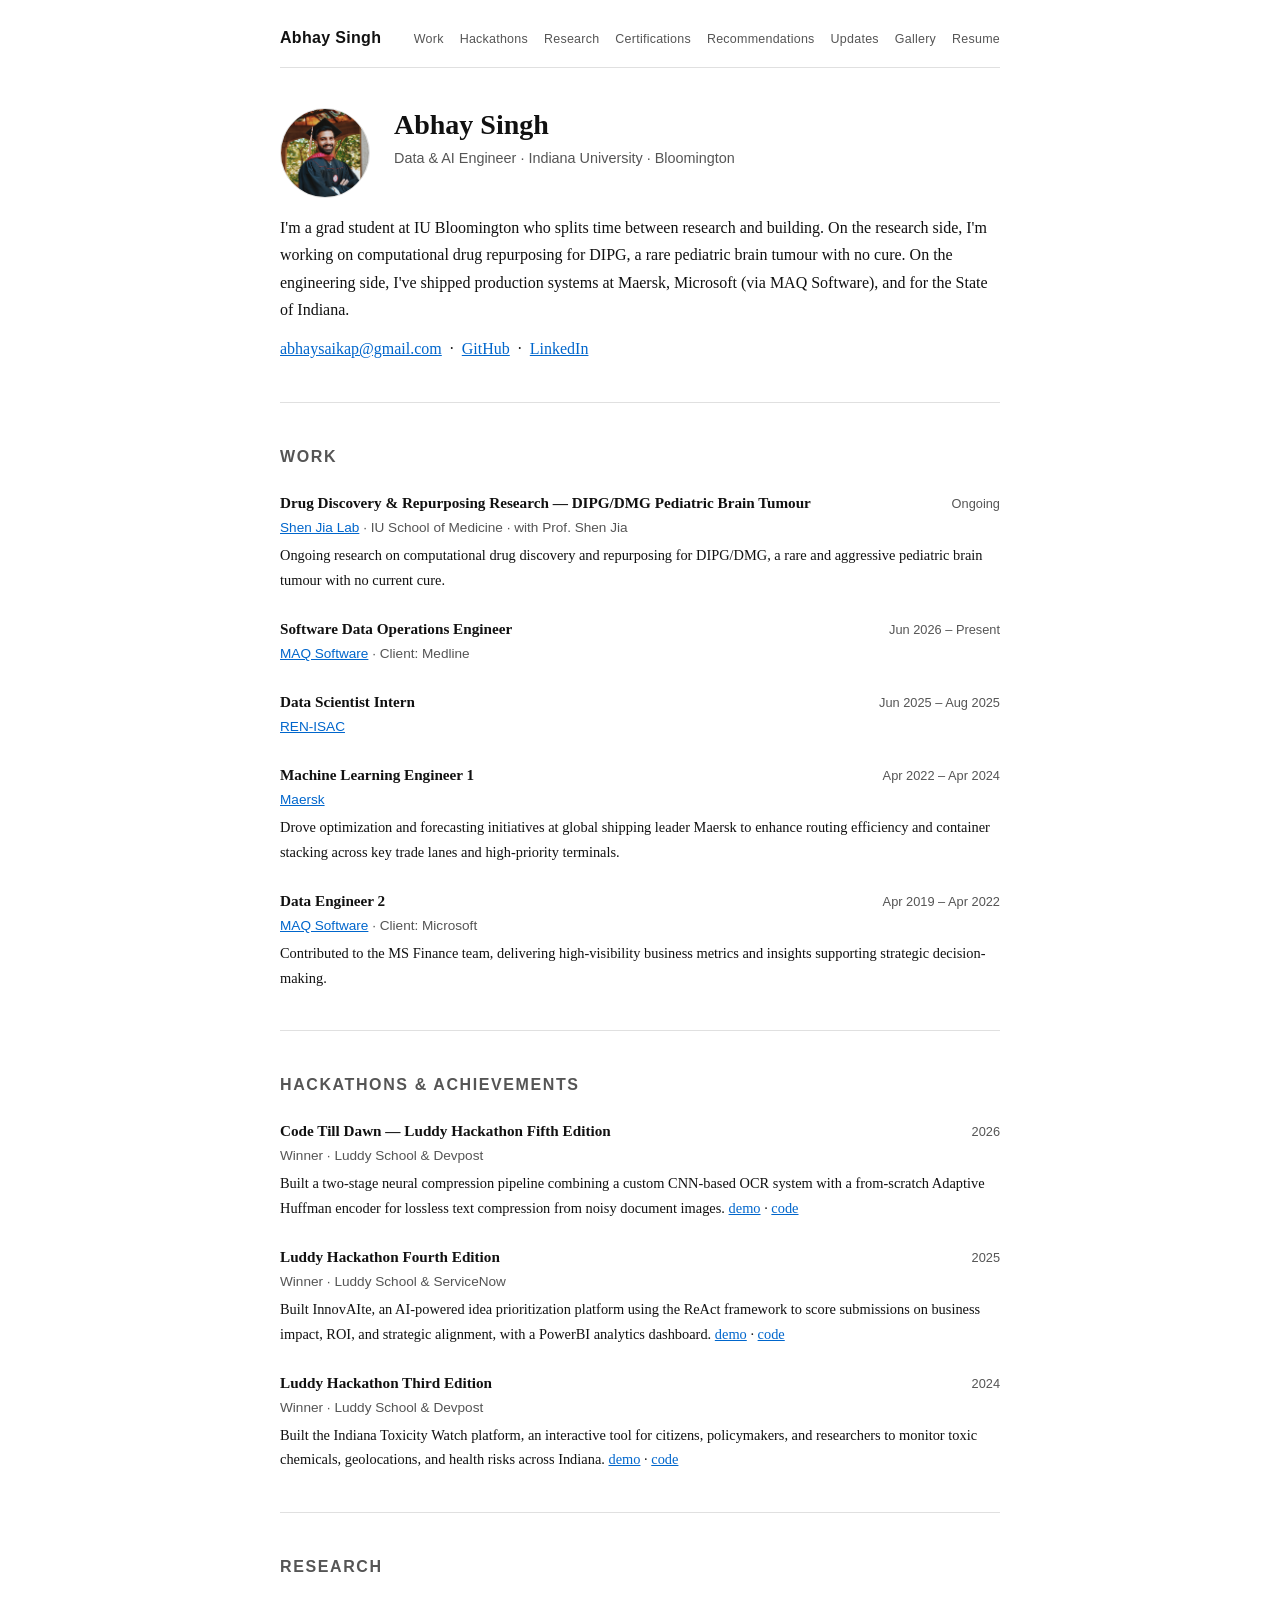
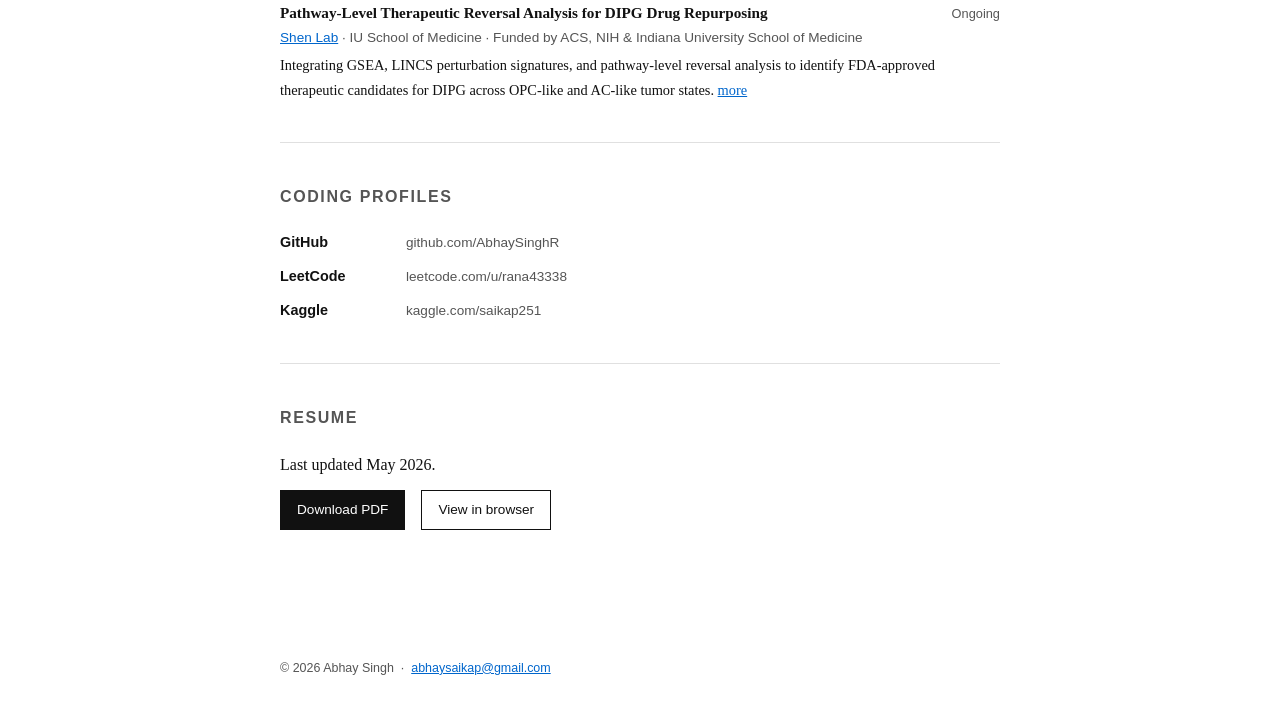
<file: index.html>
<!DOCTYPE html>
<html lang="en">
<head>
  <meta charset="UTF-8" />
  <meta name="viewport" content="width=device-width, initial-scale=1.0" />
  <title>Abhay Singh</title>
  <meta name="description" content="Portfolio — Your Name" />
  <link rel="stylesheet" href="style.css" />
</head>
<body>

<nav>
  <a class="name" href="#about">Abhay Singh</a>
  <a href="#work">Work</a>
  <a href="#hackathons">Hackathons</a>
  <a href="#research">Research</a>
  <a href="certifications.html">Certifications</a>
  <a href="recommendations.html">Recommendations</a>
  <a href="updates.html">Updates</a>
  <a href="gallery.html">Gallery</a>
  <a href="#resume">Resume</a>
</nav>

<main>

  <!-- ── About ── -->
  <section id="about">
    <div class="about-header">
      <img src="Photos/DSC_0072_VSCO.JPG" alt="Abhay Singh" />
      <div>
        <h1>Abhay Singh</h1>
        <p class="subtitle">Data &amp; AI Engineer · Indiana University · Bloomington</p>
      </div>
    </div>
    <p>
      I'm a grad student at IU Bloomington who splits time between research and building.
      On the research side, I'm working on computational drug repurposing for DIPG, a rare pediatric brain tumour with no cure.
      On the engineering side, I've shipped production systems at Maersk, Microsoft (via MAQ Software), and for the State of Indiana.
    </p>
    <p>
      <a href="mailto:you@email.com">abhaysaikap@gmail.com</a> &nbsp;·&nbsp;
      <a href="https://github.com/AbhaySinghR" target="_blank">GitHub</a> &nbsp;·&nbsp;
      <a href="https://www.linkedin.com/in/asr251" target="_blank">LinkedIn</a>
    </p>
  </section>

  <!-- ── Work ── -->
  <section id="work">
    <h2>Work</h2>

    <div class="entry">
      <div class="entry-header">
        <span class="entry-title">Drug Discovery &amp; Repurposing Research — DIPG/DMG Pediatric Brain Tumour</span>
        <span class="entry-meta">Ongoing</span>
      </div>
      <div class="entry-sub">
        <a href="https://sites.google.com/view/shen-laboratory/welcome" target="_blank">Shen Jia Lab</a>
        · IU School of Medicine · with Prof. Shen Jia
      </div>
      <p>
        Ongoing research on computational drug discovery and repurposing for DIPG/DMG, a rare and aggressive pediatric brain tumour with no current cure.
      </p>
    </div>

    <div class="entry">
      <div class="entry-header">
        <span class="entry-title">Software Data Operations Engineer</span>
        <span class="entry-meta">Jun 2026 – Present</span>
      </div>
      <div class="entry-sub">
        <a href="https://maqsoftware.com/" target="_blank">MAQ Software</a>
        · Client: Medline
      </div>
      <p></p>
    </div>

    <div class="entry">
      <div class="entry-header">
        <span class="entry-title">Data Scientist Intern</span>
        <span class="entry-meta">Jun 2025 – Aug 2025</span>
      </div>
      <div class="entry-sub">
        <a href="https://www.ren-isac.net/index.html" target="_blank">REN-ISAC</a>
      </div>
      <p></p>
    </div>

    <div class="entry">
      <div class="entry-header">
        <span class="entry-title">Machine Learning Engineer 1</span>
        <span class="entry-meta">Apr 2022 – Apr 2024</span>
      </div>
      <div class="entry-sub">
        <a href="https://www.maersk.com/" target="_blank">Maersk</a>
      </div>
      <p>
        Drove optimization and forecasting initiatives at global shipping leader Maersk to enhance routing efficiency and container stacking across key trade lanes and high-priority terminals.
      </p>
    </div>

    <div class="entry">
      <div class="entry-header">
        <span class="entry-title">Data Engineer 2</span>
        <span class="entry-meta">Apr 2019 – Apr 2022</span>
      </div>
      <div class="entry-sub">
        <a href="https://maqsoftware.com/" target="_blank">MAQ Software</a>
        · Client: Microsoft
      </div>
      <p>
        Contributed to the MS Finance team, delivering high-visibility business metrics and insights supporting strategic decision-making.
      </p>
    </div>

  </section>

  <!-- ── Hackathons & Achievements ── -->
  <section id="hackathons">
    <h2>Hackathons &amp; Achievements</h2>

    <div class="entry">
      <div class="entry-header">
        <span class="entry-title">Code Till Dawn — Luddy Hackathon Fifth Edition</span>
        <span class="entry-meta">2026</span>
      </div>
      <div class="entry-sub">Winner · Luddy School &amp; Devpost</div>
      <p>
        Built a two-stage neural compression pipeline combining a custom CNN-based OCR system with a from-scratch Adaptive Huffman encoder for lossless text compression from noisy document images.
        <a href="https://www.youtube.com/watch?v=qWtlpSYkqCY&t=24s" target="_blank">demo</a> · <a href="https://github.com/AbhaySinghR/OCR" target="_blank">code</a>
      </p>
    </div>

    <div class="entry">
      <div class="entry-header">
        <span class="entry-title">Luddy Hackathon Fourth Edition</span>
        <span class="entry-meta">2025</span>
      </div>
      <div class="entry-sub">Winner · Luddy School &amp; ServiceNow</div>
      <p>
        Built InnovAIte, an AI-powered idea prioritization platform using the ReAct framework to score submissions on business impact, ROI, and strategic alignment, with a PowerBI analytics dashboard.
        <a href="https://www.youtube.com/watch?v=Tc2IY8iUzbU" target="_blank">demo</a> · <a href="https://github.com/suhaasbadada/4tokens" target="_blank">code</a>
      </p>
    </div>

    <div class="entry">
      <div class="entry-header">
        <span class="entry-title">Luddy Hackathon Third Edition</span>
        <span class="entry-meta">2024</span>
      </div>
      <div class="entry-sub">Winner · Luddy School &amp; Devpost</div>
      <p>
        Built the Indiana Toxicity Watch platform, an interactive tool for citizens, policymakers, and researchers to monitor toxic chemicals, geolocations, and health risks across Indiana.
        <a href="https://www.youtube.com/watch?v=vHdHjSamvxY" target="_blank">demo</a> · <a href="https://github.com/AbhaySinghR/Indiana-Toxicity-Watch" target="_blank">code</a>
      </p>
    </div>

  </section>

  <!-- ── Research ── -->
  <section id="research">
    <h2>Research</h2>

    <div class="entry">
      <div class="entry-header">
        <span class="entry-title">Pathway-Level Therapeutic Reversal Analysis for DIPG Drug Repurposing</span>
        <span class="entry-meta">Ongoing</span>
      </div>
      <div class="entry-sub">
        <a href="https://sites.google.com/view/shen-laboratory/research?authuser=0" target="_blank">Shen Lab</a>
        · IU School of Medicine · Funded by ACS, NIH &amp; Indiana University School of Medicine
      </div>
      <p>
        Integrating GSEA, LINCS perturbation signatures, and pathway-level reversal analysis to identify FDA-approved therapeutic candidates for DIPG across OPC-like and AC-like tumor states.
        <a href="https://sites.google.com/view/shen-laboratory/research?authuser=0" target="_blank">more</a>
      </p>
    </div>

  </section>

  <!-- ── Coding Profiles ── -->
  <section id="coding">
    <h2>Coding Profiles</h2>

    <div class="profiles">
      <div class="profile-link">
        <a class="platform" href="https://github.com/AbhaySinghR" target="_blank">GitHub</a>
        <span class="handle">github.com/AbhaySinghR</span>
      </div>
      <div class="profile-link">
        <a class="platform" href="https://leetcode.com/u/rana43338/" target="_blank">LeetCode</a>
        <span class="handle">leetcode.com/u/rana43338</span>
      </div>
      <div class="profile-link">
        <a class="platform" href="https://www.kaggle.com/saikap251" target="_blank">Kaggle</a>
        <span class="handle">kaggle.com/saikap251</span>
      </div>
    </div>

  </section>

  <!-- ── Resume ── -->
  <section id="resume">
    <h2>Resume</h2>
    <p>Last updated May 2026.</p>
    <div class="resume-links">
      <a class="btn primary" href="Resume/Abhay Singh.pdf" target="_blank">Download PDF</a>
      <a class="btn" href="https://drive.google.com/file/d/195OKNfW0IuNuoK9duNraw7KxW_9wIWAo/view?usp=sharing" target="_blank">View in browser</a>
    </div>
  </section>

</main>

<footer>
  &copy; 2026 Abhay Singh &nbsp;·&nbsp; <a href="mailto:you@email.com">abhaysaikap@gmail.com</a>
</footer>

</body>
</html>
</file>
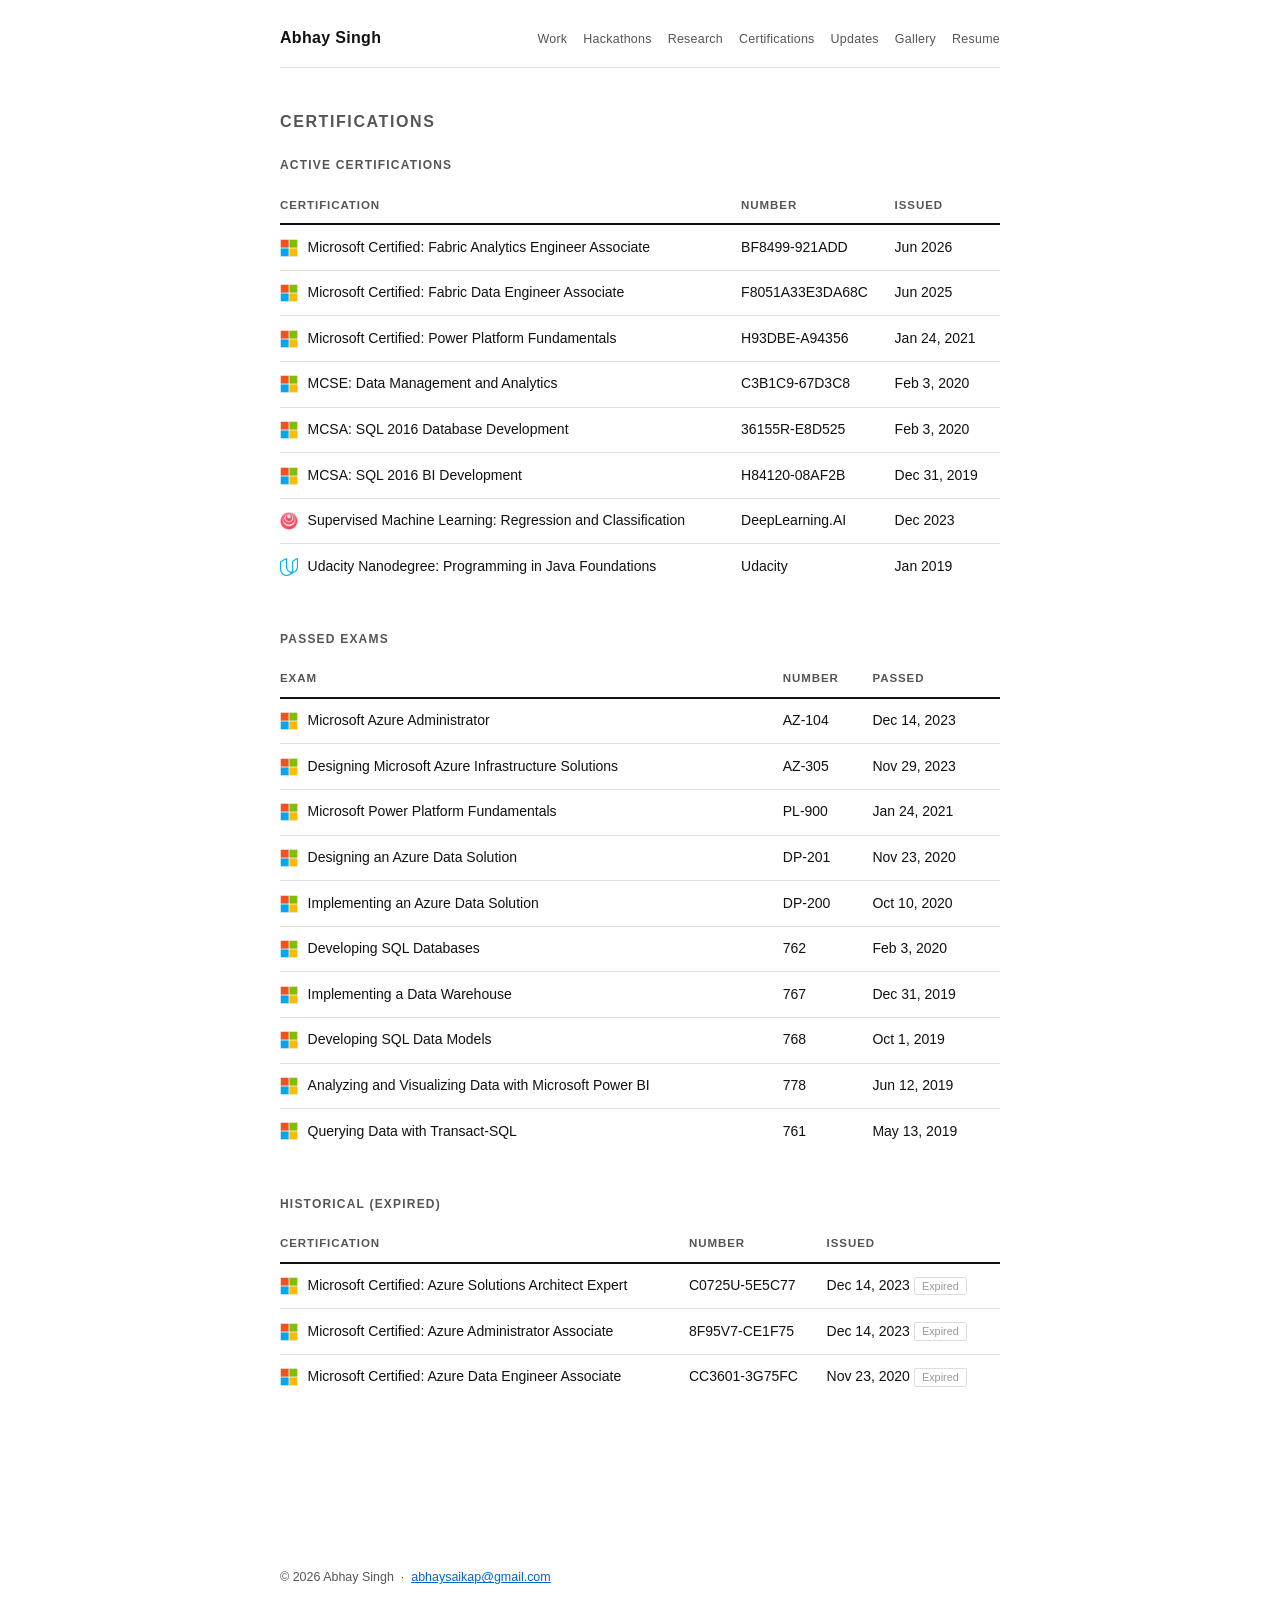
<file: certifications.html>
<!DOCTYPE html>
<html lang="en">
<head>
  <meta charset="UTF-8" />
  <meta name="viewport" content="width=device-width, initial-scale=1.0" />
  <title>Certifications — Abhay Singh</title>
  <link rel="stylesheet" href="style.css" />
  <style>
    .cert-table {
      width: 100%;
      border-collapse: collapse;
      font-family: "Helvetica Neue", Arial, sans-serif;
      font-size: 0.875rem;
      margin-bottom: 2.5rem;
    }

    .cert-table thead tr {
      border-bottom: 2px solid var(--text);
    }

    .cert-table th {
      text-align: left;
      font-size: 0.72rem;
      font-weight: bold;
      text-transform: uppercase;
      letter-spacing: 0.08em;
      color: var(--muted);
      padding: 0.5rem 0.75rem 0.5rem 0;
    }

    .cert-table td {
      padding: 0.65rem 0.75rem 0.65rem 0;
      border-bottom: 1px solid var(--border);
      vertical-align: middle;
      color: var(--text);
    }

    .cert-table tr:last-child td {
      border-bottom: none;
    }

    .cert-name {
      display: flex;
      align-items: center;
      gap: 0.6rem;
    }

    .cert-icon {
      width: 18px;
      height: 18px;
      object-fit: contain;
      flex-shrink: 0;
    }

    .cert-section-title {
      font-family: "Helvetica Neue", Arial, sans-serif;
      font-size: 0.75rem;
      font-weight: bold;
      text-transform: uppercase;
      letter-spacing: 0.1em;
      color: var(--muted);
      margin-bottom: 0.75rem;
    }

    .badge {
      font-size: 0.68rem;
      font-family: "Helvetica Neue", Arial, sans-serif;
      padding: 0.15rem 0.45rem;
      border-radius: 2px;
      border: 1px solid var(--border);
      color: var(--muted);
    }

    .badge.expired {
      color: #999;
      border-color: #ddd;
    }
  </style>
</head>
<body>

<nav>
  <a class="name" href="index.html">Abhay Singh</a>
  <a href="index.html#work">Work</a>
  <a href="index.html#hackathons">Hackathons</a>
  <a href="index.html#research">Research</a>
  <a href="certifications.html">Certifications</a>
  <a href="updates.html">Updates</a>
  <a href="gallery.html">Gallery</a>
  <a href="index.html#resume">Resume</a>
</nav>

<main>

  <section id="certifications">
    <h2>Certifications</h2>

    <!-- Active Certifications -->
    <div class="cert-section-title">Active Certifications</div>
    <table class="cert-table">
      <thead>
        <tr>
          <th>Certification</th>
          <th>Number</th>
          <th>Issued</th>
        </tr>
      </thead>
      <tbody>
        <tr>
          <td><span class="cert-name"><img class="cert-icon" src="Icons/Microsoft_logo.svg.png" alt="Microsoft" />Microsoft Certified: Fabric Analytics Engineer Associate</span></td>
          <td>BF8499-921ADD</td>
          <td>Jun 2026</td>
        </tr>
        <tr>
          <td><span class="cert-name"><img class="cert-icon" src="Icons/Microsoft_logo.svg.png" alt="Microsoft" />Microsoft Certified: Fabric Data Engineer Associate</span></td>
          <td>F8051A33E3DA68C</td>
          <td>Jun 2025</td>
        </tr>
        <tr>
          <td><span class="cert-name"><img class="cert-icon" src="Icons/Microsoft_logo.svg.png" alt="Microsoft" />Microsoft Certified: Power Platform Fundamentals</span></td>
          <td>H93DBE-A94356</td>
          <td>Jan 24, 2021</td>
        </tr>
        <tr>
          <td><span class="cert-name"><img class="cert-icon" src="Icons/Microsoft_logo.svg.png" alt="Microsoft" />MCSE: Data Management and Analytics</span></td>
          <td>C3B1C9-67D3C8</td>
          <td>Feb 3, 2020</td>
        </tr>
        <tr>
          <td><span class="cert-name"><img class="cert-icon" src="Icons/Microsoft_logo.svg.png" alt="Microsoft" />MCSA: SQL 2016 Database Development</span></td>
          <td>36155R-E8D525</td>
          <td>Feb 3, 2020</td>
        </tr>
        <tr>
          <td><span class="cert-name"><img class="cert-icon" src="Icons/Microsoft_logo.svg.png" alt="Microsoft" />MCSA: SQL 2016 BI Development</span></td>
          <td>H84120-08AF2B</td>
          <td>Dec 31, 2019</td>
        </tr>
        <tr>
          <td><span class="cert-name"><img class="cert-icon" src="Icons/DeepLearning.jpg" alt="DeepLearning.AI" />Supervised Machine Learning: Regression and Classification</span></td>
          <td>DeepLearning.AI</td>
          <td>Dec 2023</td>
        </tr>
        <tr>
          <td><span class="cert-name"><img class="cert-icon" src="Icons/udacity-icon.webp" alt="Udacity" />Udacity Nanodegree: Programming in Java Foundations</span></td>
          <td>Udacity</td>
          <td>Jan 2019</td>
        </tr>
      </tbody>
    </table>

    <!-- Passed Exams -->
    <div class="cert-section-title">Passed Exams</div>
    <table class="cert-table">
      <thead>
        <tr>
          <th>Exam</th>
          <th>Number</th>
          <th>Passed</th>
        </tr>
      </thead>
      <tbody>
        <tr>
          <td><span class="cert-name"><img class="cert-icon" src="Icons/Microsoft_logo.svg.png" alt="Microsoft" />Microsoft Azure Administrator</span></td>
          <td>AZ-104</td>
          <td>Dec 14, 2023</td>
        </tr>
        <tr>
          <td><span class="cert-name"><img class="cert-icon" src="Icons/Microsoft_logo.svg.png" alt="Microsoft" />Designing Microsoft Azure Infrastructure Solutions</span></td>
          <td>AZ-305</td>
          <td>Nov 29, 2023</td>
        </tr>
        <tr>
          <td><span class="cert-name"><img class="cert-icon" src="Icons/Microsoft_logo.svg.png" alt="Microsoft" />Microsoft Power Platform Fundamentals</span></td>
          <td>PL-900</td>
          <td>Jan 24, 2021</td>
        </tr>
        <tr>
          <td><span class="cert-name"><img class="cert-icon" src="Icons/Microsoft_logo.svg.png" alt="Microsoft" />Designing an Azure Data Solution</span></td>
          <td>DP-201</td>
          <td>Nov 23, 2020</td>
        </tr>
        <tr>
          <td><span class="cert-name"><img class="cert-icon" src="Icons/Microsoft_logo.svg.png" alt="Microsoft" />Implementing an Azure Data Solution</span></td>
          <td>DP-200</td>
          <td>Oct 10, 2020</td>
        </tr>
        <tr>
          <td><span class="cert-name"><img class="cert-icon" src="Icons/Microsoft_logo.svg.png" alt="Microsoft" />Developing SQL Databases</span></td>
          <td>762</td>
          <td>Feb 3, 2020</td>
        </tr>
        <tr>
          <td><span class="cert-name"><img class="cert-icon" src="Icons/Microsoft_logo.svg.png" alt="Microsoft" />Implementing a Data Warehouse</span></td>
          <td>767</td>
          <td>Dec 31, 2019</td>
        </tr>
        <tr>
          <td><span class="cert-name"><img class="cert-icon" src="Icons/Microsoft_logo.svg.png" alt="Microsoft" />Developing SQL Data Models</span></td>
          <td>768</td>
          <td>Oct 1, 2019</td>
        </tr>
        <tr>
          <td><span class="cert-name"><img class="cert-icon" src="Icons/Microsoft_logo.svg.png" alt="Microsoft" />Analyzing and Visualizing Data with Microsoft Power BI</span></td>
          <td>778</td>
          <td>Jun 12, 2019</td>
        </tr>
        <tr>
          <td><span class="cert-name"><img class="cert-icon" src="Icons/Microsoft_logo.svg.png" alt="Microsoft" />Querying Data with Transact-SQL</span></td>
          <td>761</td>
          <td>May 13, 2019</td>
        </tr>
      </tbody>
    </table>

    <!-- Historical -->
    <div class="cert-section-title">Historical (Expired)</div>
    <table class="cert-table">
      <thead>
        <tr>
          <th>Certification</th>
          <th>Number</th>
          <th>Issued</th>
        </tr>
      </thead>
      <tbody>
        <tr>
          <td><span class="cert-name"><img class="cert-icon" src="Icons/Microsoft_logo.svg.png" alt="Microsoft" />Microsoft Certified: Azure Solutions Architect Expert</span></td>
          <td>C0725U-5E5C77</td>
          <td>Dec 14, 2023 <span class="badge expired">Expired</span></td>
        </tr>
        <tr>
          <td><span class="cert-name"><img class="cert-icon" src="Icons/Microsoft_logo.svg.png" alt="Microsoft" />Microsoft Certified: Azure Administrator Associate</span></td>
          <td>8F95V7-CE1F75</td>
          <td>Dec 14, 2023 <span class="badge expired">Expired</span></td>
        </tr>
        <tr>
          <td><span class="cert-name"><img class="cert-icon" src="Icons/Microsoft_logo.svg.png" alt="Microsoft" />Microsoft Certified: Azure Data Engineer Associate</span></td>
          <td>CC3601-3G75FC</td>
          <td>Nov 23, 2020 <span class="badge expired">Expired</span></td>
        </tr>
      </tbody>
    </table>

  </section>

</main>

<footer>
  &copy; 2026 Abhay Singh &nbsp;·&nbsp; <a href="mailto:abhaysaikap@gmail.com">abhaysaikap@gmail.com</a>
</footer>

</body>
</html>
</file>
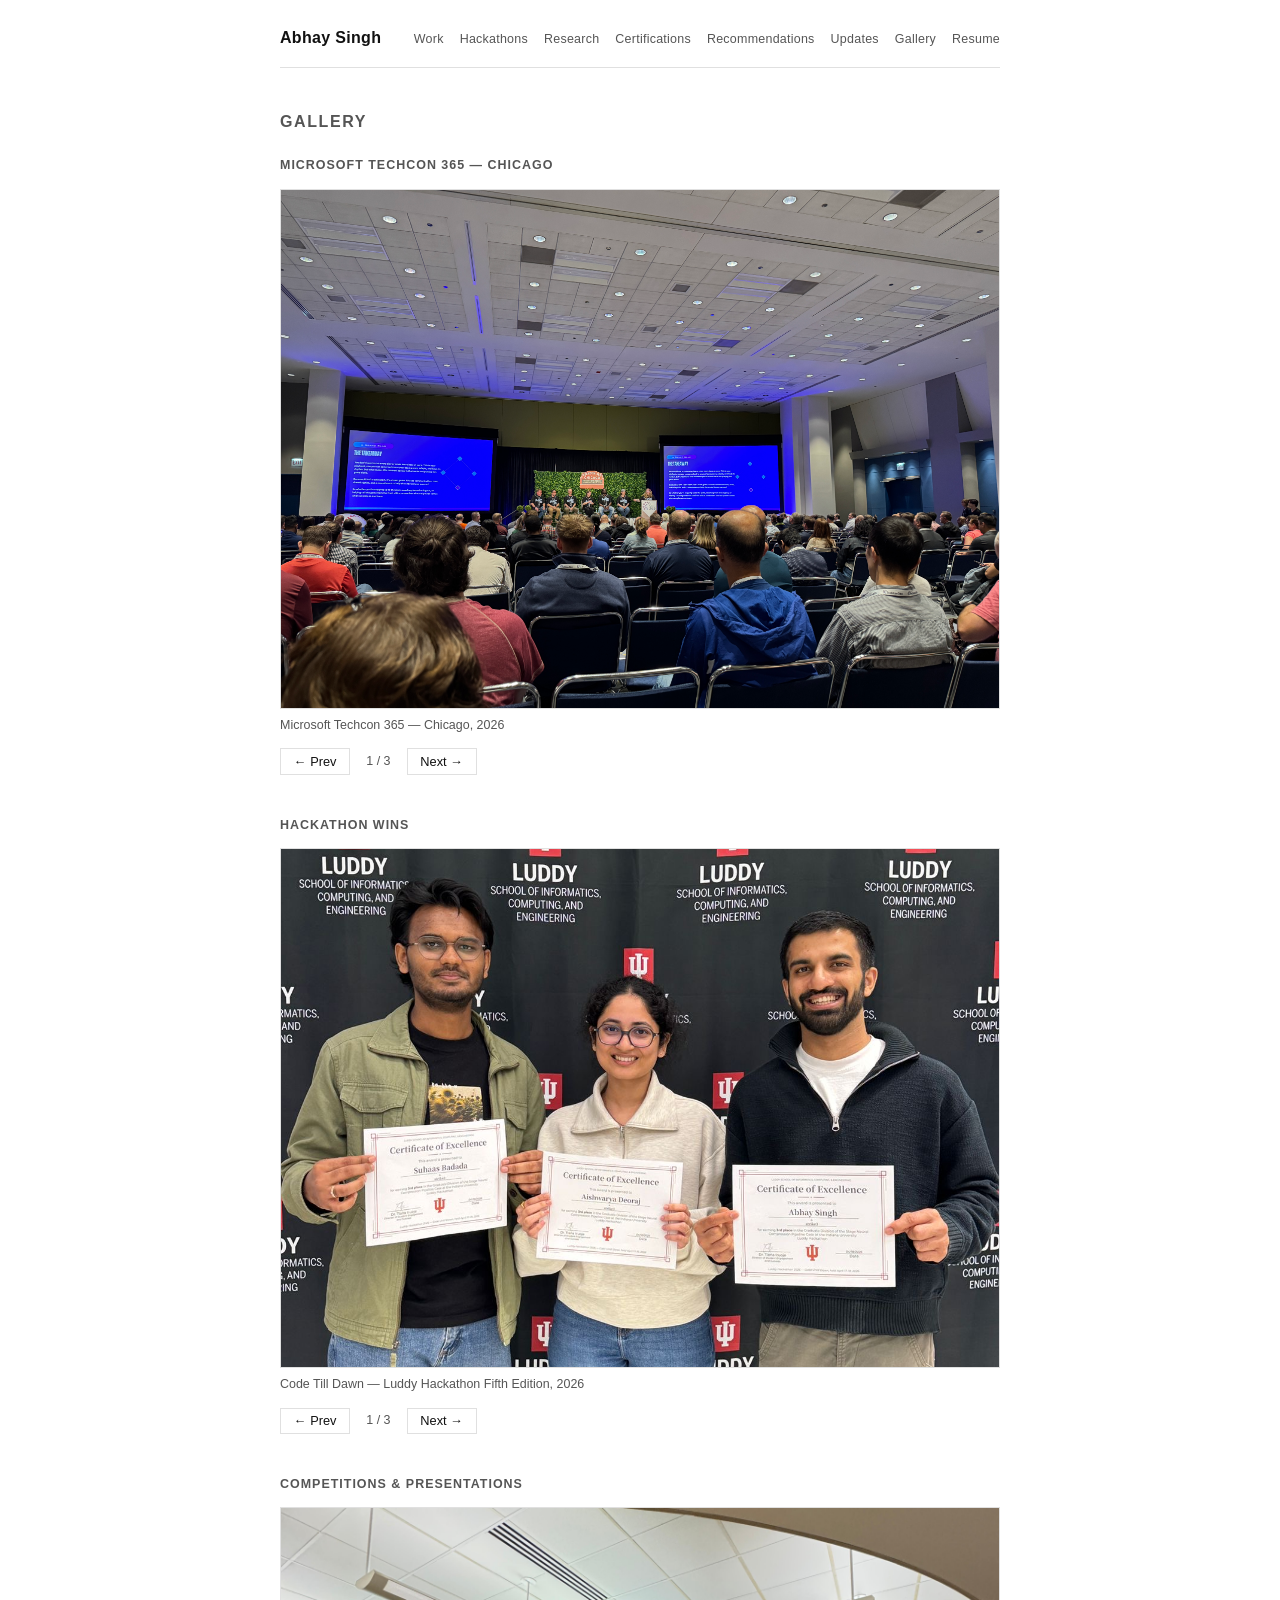
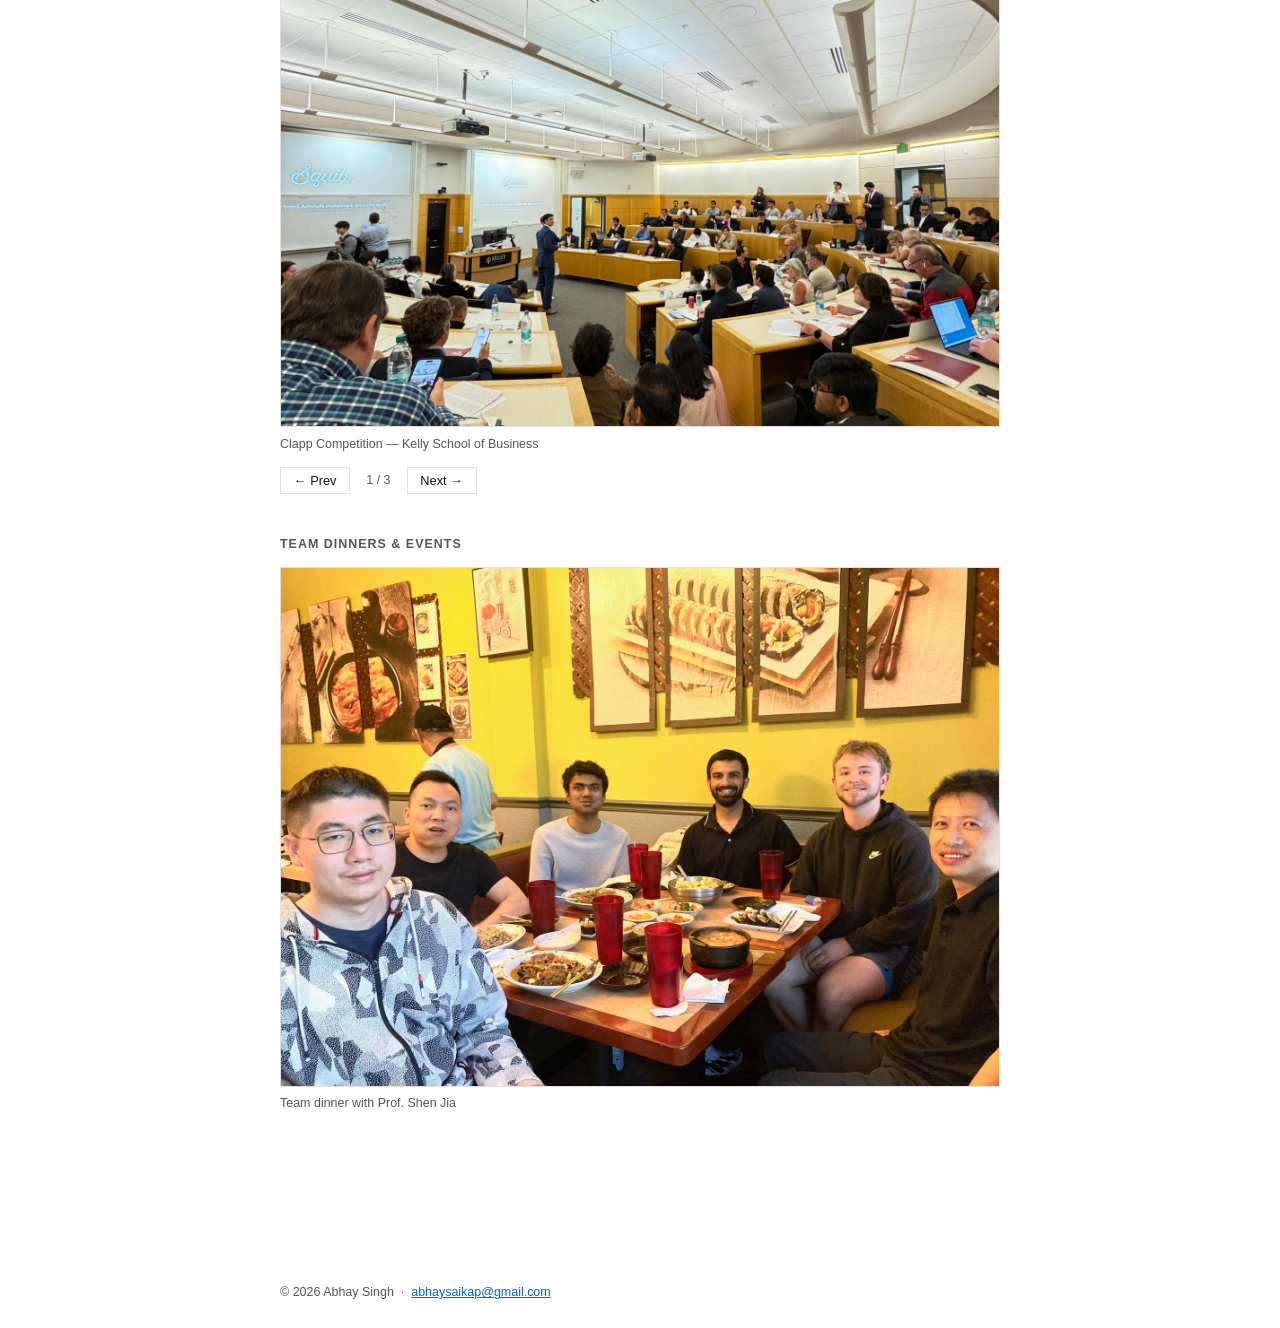
<file: gallery.html>
<!DOCTYPE html>
<html lang="en">
<head>
  <meta charset="UTF-8" />
  <meta name="viewport" content="width=device-width, initial-scale=1.0" />
  <title>Gallery — Abhay Singh</title>
  <link rel="stylesheet" href="style.css" />
  <style>
    .gallery-section {
      margin-bottom: 2.5rem;
    }

    .gallery-section-title {
      font-family: "Helvetica Neue", Arial, sans-serif;
      font-size: 0.78rem;
      font-weight: bold;
      text-transform: uppercase;
      letter-spacing: 0.08em;
      color: var(--muted);
      margin-bottom: 0.75rem;
    }

    .carousel {
      position: relative;
    }

    .carousel-track {
      position: relative;
      width: 100%;
    }

    .carousel-slide {
      display: none;
    }

    .carousel-slide.active {
      display: block;
    }

    .carousel-slide img {
      width: 100%;
      max-height: 520px;
      object-fit: cover;
      display: block;
      border: 1px solid var(--border);
    }

    .photo-caption {
      font-family: "Helvetica Neue", Arial, sans-serif;
      font-size: 0.78rem;
      color: var(--muted);
      margin-top: 0.4rem;
    }

    .carousel-controls {
      display: flex;
      align-items: center;
      gap: 1rem;
      margin-top: 0.75rem;
    }

    .carousel-btn {
      font-family: "Helvetica Neue", Arial, sans-serif;
      font-size: 0.8rem;
      background: none;
      border: 1px solid var(--border);
      color: var(--text);
      padding: 0.3rem 0.8rem;
      cursor: pointer;
      transition: background 0.15s, color 0.15s;
    }

    .carousel-btn:hover {
      background: var(--text);
      color: var(--bg);
    }

    .carousel-counter {
      font-family: "Helvetica Neue", Arial, sans-serif;
      font-size: 0.78rem;
      color: var(--muted);
    }
  </style>
</head>
<body>

<nav>
  <a class="name" href="index.html">Abhay Singh</a>
  <a href="index.html#work">Work</a>
  <a href="index.html#hackathons">Hackathons</a>
  <a href="index.html#research">Research</a>
  <a href="certifications.html">Certifications</a>
  <a href="recommendations.html">Recommendations</a>
  <a href="updates.html">Updates</a>
  <a href="gallery.html">Gallery</a>
  <a href="index.html#resume">Resume</a>
</nav>

<main>

  <section id="gallery">
    <h2>Gallery</h2>

    <div class="gallery-section">
      <div class="gallery-section-title">Microsoft Techcon 365 — Chicago</div>
      <div class="carousel" data-carousel>
        <div class="carousel-track">
          <div class="carousel-slide active">
            <img src="Gallery/MsT1.JPG" alt="Microsoft Techcon 365 — Chicago" />
            <p class="photo-caption">Microsoft Techcon 365 — Chicago, 2026</p>
          </div>
          <div class="carousel-slide">
            <img src="Gallery/MST2.JPG" alt="Microsoft Techcon 365 — Chicago" />
            <p class="photo-caption">Microsoft Techcon 365 — Chicago, 2026</p>
          </div>
          <div class="carousel-slide">
            <img src="Gallery/MST3.jpg" alt="Microsoft Techcon 365 — Chicago" />
            <p class="photo-caption">Microsoft Techcon 365 — Chicago, 2026</p>
          </div>
        </div>
        <div class="carousel-controls">
          <button class="carousel-btn" data-prev>&#8592; Prev</button>
          <span class="carousel-counter">1 / 3</span>
          <button class="carousel-btn" data-next>Next &#8594;</button>
        </div>
      </div>
    </div>

    <div class="gallery-section">
      <div class="gallery-section-title">Hackathon Wins</div>
      <div class="carousel" data-carousel>
        <div class="carousel-track">
          <div class="carousel-slide active">
            <img src="Gallery/Winner%20Luddy%20Hackathon%20Fifth%20Edition.JPG" alt="Winner — Luddy Hackathon Fifth Edition" />
            <p class="photo-caption">Code Till Dawn — Luddy Hackathon Fifth Edition, 2026</p>
          </div>
          <div class="carousel-slide">
            <img src="Gallery/Winner%20Luddy%20Hackathon%20Fourth%20Edition.JPG" alt="Winner — Luddy Hackathon Fourth Edition" />
            <p class="photo-caption">Luddy Hackathon Fourth Edition, 2025</p>
          </div>
          <div class="carousel-slide">
            <img src="Gallery/Winner%20Luddy%20Hackathon%20Third%20Edition.JPG" alt="Winner — Luddy Hackathon Third Edition" />
            <p class="photo-caption">Luddy Hackathon Third Edition, 2024</p>
          </div>
        </div>
        <div class="carousel-controls">
          <button class="carousel-btn" data-prev>&#8592; Prev</button>
          <span class="carousel-counter">1 / 3</span>
          <button class="carousel-btn" data-next>Next &#8594;</button>
        </div>
      </div>
    </div>

    <div class="gallery-section">
      <div class="gallery-section-title">Competitions &amp; Presentations</div>
      <div class="carousel" data-carousel>
        <div class="carousel-track">
          <div class="carousel-slide active">
            <img src="Gallery/Clapp%20Competetion%20at%20Kelly%20School%20of%20Business.JPG" alt="Clapp Competition at Kelly School of Business" />
            <p class="photo-caption">Clapp Competition — Kelly School of Business</p>
          </div>
          <div class="carousel-slide">
            <img src="Gallery/Clapp%20Competetion%20at%20Kelly%20School%20of%20Business%20Img2.JPG" alt="Clapp Competition at Kelly School of Business" />
            <p class="photo-caption">Clapp Competition — Kelly School of Business</p>
          </div>
          <div class="carousel-slide">
            <img src="Gallery/CV%20Poster%20Presentation.JPG" alt="CV Poster Presentation" />
            <p class="photo-caption">CV Poster Presentation</p>
          </div>
        </div>
        <div class="carousel-controls">
          <button class="carousel-btn" data-prev>&#8592; Prev</button>
          <span class="carousel-counter">1 / 3</span>
          <button class="carousel-btn" data-next>Next &#8594;</button>
        </div>
      </div>
    </div>

    <div class="gallery-section">
      <div class="gallery-section-title">Team Dinners &amp; Events</div>
      <div class="carousel-slide active">
        <img src="Gallery/Team%20Dinner%20with%20Prof%20Shen.JPG" alt="Team Dinner with Prof. Shen" style="width:100%; max-height:520px; object-fit:cover; border:1px solid var(--border);" />
        <p class="photo-caption">Team dinner with Prof. Shen Jia</p>
      </div>
    </div>

  </section>

</main>

<footer>
  &copy; 2026 Abhay Singh &nbsp;·&nbsp; <a href="mailto:abhaysaikap@gmail.com">abhaysaikap@gmail.com</a>
</footer>

<script>
  document.querySelectorAll('[data-carousel]').forEach(carousel => {
    const slides = carousel.querySelectorAll('.carousel-slide');
    const counter = carousel.querySelector('.carousel-counter');
    let current = 0;

    function show(index) {
      slides[current].classList.remove('active');
      current = (index + slides.length) % slides.length;
      slides[current].classList.add('active');
      counter.textContent = `${current + 1} / ${slides.length}`;
    }

    carousel.querySelector('[data-prev]').addEventListener('click', () => show(current - 1));
    carousel.querySelector('[data-next]').addEventListener('click', () => show(current + 1));
  });
</script>

</body>
</html>
</file>
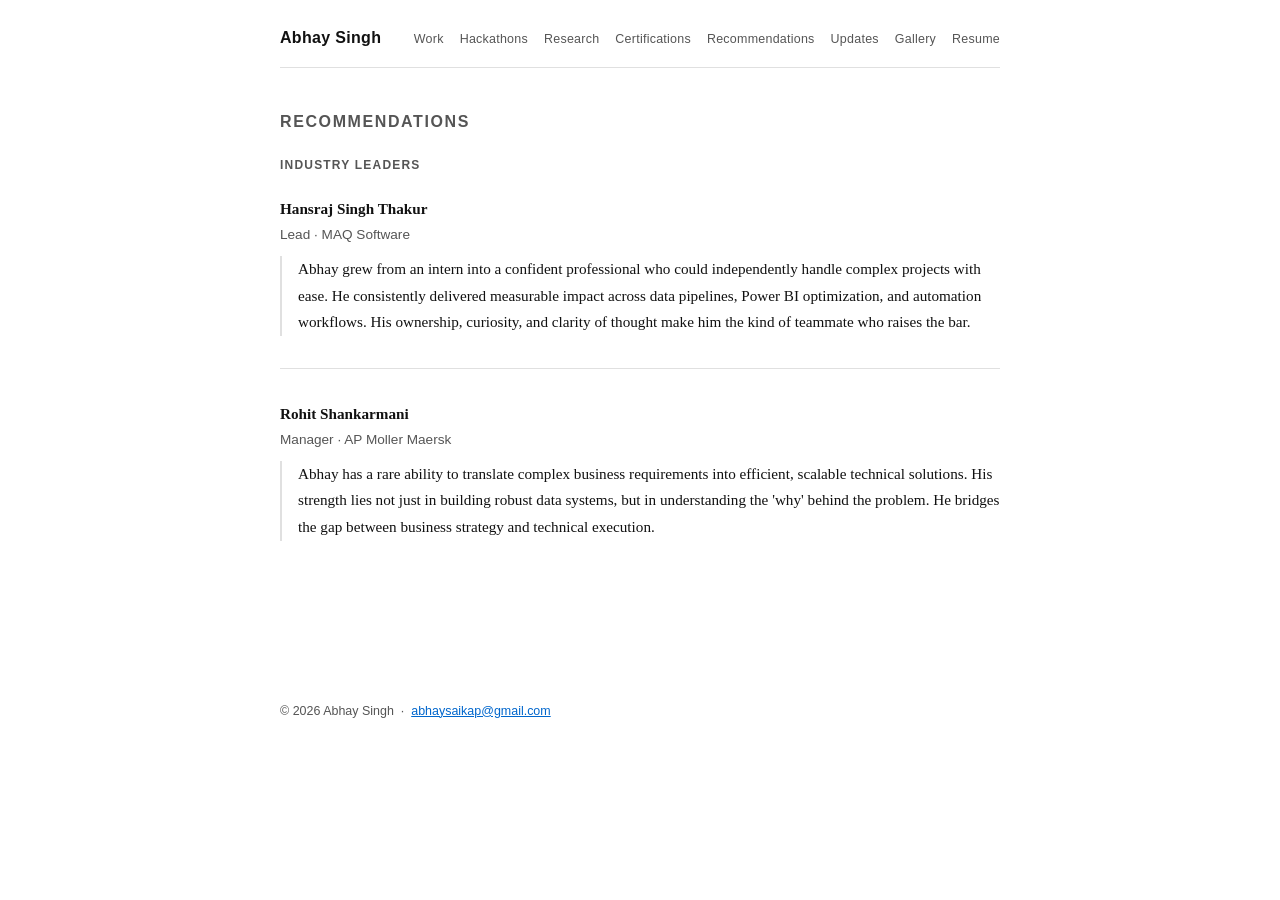
<file: recommendations.html>
<!DOCTYPE html>
<html lang="en">
<head>
  <meta charset="UTF-8" />
  <meta name="viewport" content="width=device-width, initial-scale=1.0" />
  <title>Recommendations — Abhay Singh</title>
  <link rel="stylesheet" href="style.css" />
  <style>
    .rec-group-title {
      font-family: "Helvetica Neue", Arial, sans-serif;
      font-size: 0.75rem;
      font-weight: bold;
      text-transform: uppercase;
      letter-spacing: 0.1em;
      color: var(--muted);
      margin-bottom: 1.25rem;
    }

    .rec {
      margin-bottom: 2rem;
      padding-bottom: 2rem;
      border-bottom: 1px solid var(--border);
    }

    .rec:last-child {
      border-bottom: none;
      padding-bottom: 0;
    }

    .rec-header {
      margin-bottom: 0.6rem;
    }

    .rec-name {
      font-weight: bold;
      font-size: 0.95rem;
    }

    .rec-role {
      font-family: "Helvetica Neue", Arial, sans-serif;
      font-size: 0.85rem;
      color: var(--muted);
      margin-top: 0.1rem;
    }

    .rec-quote {
      font-size: 0.95rem;
      line-height: 1.75;
      color: var(--text);
      border-left: 2px solid var(--border);
      margin: 0;
      padding-left: 1rem;
    }
  </style>
</head>
<body>

<nav>
  <a class="name" href="index.html">Abhay Singh</a>
  <a href="index.html#work">Work</a>
  <a href="index.html#hackathons">Hackathons</a>
  <a href="index.html#research">Research</a>
  <a href="certifications.html">Certifications</a>
  <a href="recommendations.html">Recommendations</a>
  <a href="updates.html">Updates</a>
  <a href="gallery.html">Gallery</a>
  <a href="index.html#resume">Resume</a>
</nav>

<main>

  <section id="recommendations">
    <h2>Recommendations</h2>

    <div class="rec-group-title">Industry Leaders</div>

    <div class="rec">
      <div class="rec-header">
        <div class="rec-name">Hansraj Singh Thakur</div>
        <div class="rec-role">Lead · MAQ Software</div>
      </div>
      <blockquote class="rec-quote">
        Abhay grew from an intern into a confident professional who could independently handle complex projects with ease. He consistently delivered measurable impact across data pipelines, Power BI optimization, and automation workflows. His ownership, curiosity, and clarity of thought make him the kind of teammate who raises the bar.
      </blockquote>
    </div>

    <div class="rec">
      <div class="rec-header">
        <div class="rec-name">Rohit Shankarmani</div>
        <div class="rec-role">Manager · AP Moller Maersk</div>
      </div>
      <blockquote class="rec-quote">
        Abhay has a rare ability to translate complex business requirements into efficient, scalable technical solutions. His strength lies not just in building robust data systems, but in understanding the 'why' behind the problem. He bridges the gap between business strategy and technical execution.
      </blockquote>
    </div>

  </section>

</main>

<footer>
  &copy; 2026 Abhay Singh &nbsp;·&nbsp; <a href="mailto:abhaysaikap@gmail.com">abhaysaikap@gmail.com</a>
</footer>

</body>
</html>
</file>
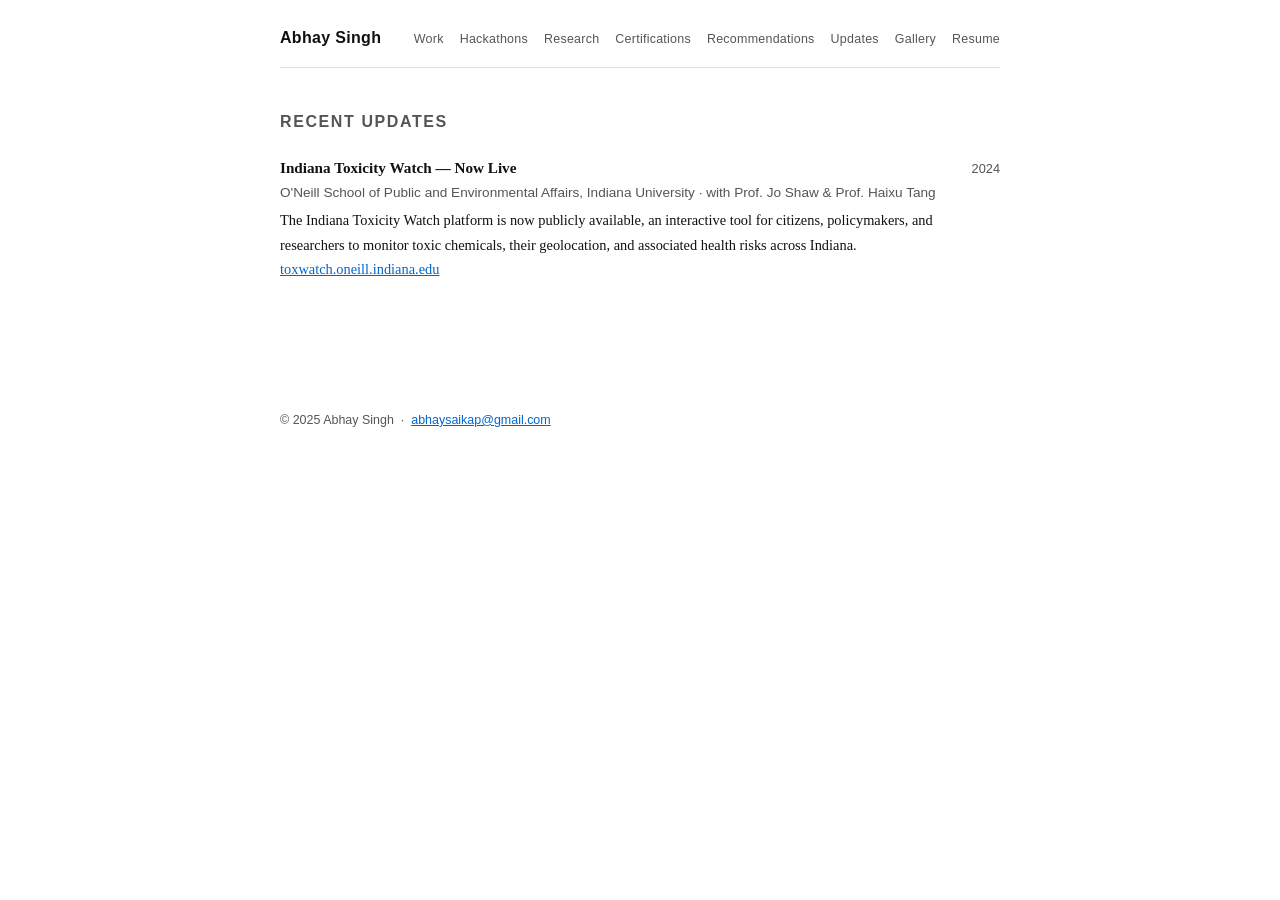
<file: updates.html>
<!DOCTYPE html>
<html lang="en">
<head>
  <meta charset="UTF-8" />
  <meta name="viewport" content="width=device-width, initial-scale=1.0" />
  <title>Updates — Abhay Singh</title>
  <link rel="stylesheet" href="style.css" />
</head>
<body>

<nav>
  <a class="name" href="index.html">Abhay Singh</a>
  <a href="index.html#work">Work</a>
  <a href="index.html#hackathons">Hackathons</a>
  <a href="index.html#research">Research</a>
  <a href="certifications.html">Certifications</a>
  <a href="recommendations.html">Recommendations</a>
  <a href="updates.html">Updates</a>
  <a href="gallery.html">Gallery</a>
  <a href="index.html#resume">Resume</a>
</nav>

<main>

  <section id="updates">
    <h2>Recent Updates</h2>

    <div class="entry">
      <div class="entry-header">
        <span class="entry-title">Indiana Toxicity Watch — Now Live</span>
        <span class="entry-meta">2024</span>
      </div>
      <div class="entry-sub">
        O'Neill School of Public and Environmental Affairs, Indiana University
        · with Prof. Jo Shaw &amp; Prof. Haixu Tang
      </div>
      <p>
        The Indiana Toxicity Watch platform is now publicly available, an interactive tool for citizens, policymakers, and researchers to monitor toxic chemicals, their geolocation, and associated health risks across Indiana.
        <a href="https://toxwatch.oneill.indiana.edu" target="_blank">toxwatch.oneill.indiana.edu</a>
      </p>
    </div>

  </section>

</main>

<footer>
  &copy; 2025 Abhay Singh &nbsp;·&nbsp; <a href="mailto:abhaysaikap@gmail.com">abhaysaikap@gmail.com</a>
</footer>

</body>
</html>
</file>
<file: style.css>
*, *::before, *::after { box-sizing: border-box; margin: 0; padding: 0; }

:root {
  --bg: #ffffff;
  --text: #111111;
  --muted: #555555;
  --border: #e0e0e0;
  --link: #0066cc;
  --max-w: 720px;
}

html { scroll-behavior: smooth; }

body {
  font-family: "Georgia", serif;
  font-size: 16px;
  line-height: 1.7;
  background: var(--bg);
  color: var(--text);
  padding: 0 1.5rem;
}

/* ── Nav ── */
nav {
  max-width: var(--max-w);
  margin: 0 auto;
  padding: 1.5rem 0 1rem;
  display: flex;
  align-items: baseline;
  gap: 1rem;
  border-bottom: 1px solid var(--border);
  flex-wrap: nowrap;
  overflow-x: auto;
  scrollbar-width: none;
}

nav::-webkit-scrollbar { display: none; }

nav .name {
  font-weight: bold;
  font-size: 1rem;
  text-decoration: none;
  color: var(--text);
  margin-right: auto;
  white-space: nowrap;
}

nav a {
  font-family: "Helvetica Neue", Arial, sans-serif;
  font-size: 0.78rem;
  color: var(--muted);
  text-decoration: none;
  letter-spacing: 0.02em;
  white-space: nowrap;
}

nav a:hover { color: var(--text); text-decoration: underline; }

/* ── Main container ── */
main {
  max-width: var(--max-w);
  margin: 0 auto;
  padding-bottom: 4rem;
}

/* ── Sections ── */
section {
  padding: 2.5rem 0;
  border-bottom: 1px solid var(--border);
}

section:last-child { border-bottom: none; }

h1 {
  font-size: 1.75rem;
  font-weight: bold;
  margin-bottom: 0.25rem;
  line-height: 1.2;
}

.subtitle {
  font-family: "Helvetica Neue", Arial, sans-serif;
  font-size: 0.9rem;
  color: var(--muted);
  margin-bottom: 1.25rem;
}

h2 {
  font-family: "Helvetica Neue", Arial, sans-serif;
  font-size: 1rem;
  font-weight: bold;
  text-transform: uppercase;
  letter-spacing: 0.1em;
  color: var(--muted);
  margin-bottom: 1.25rem;
}

p { margin-bottom: 0.75rem; }
p:last-child { margin-bottom: 0; }

a { color: var(--link); }
a:hover { text-decoration: none; }

/* ── About header ── */
.about-header {
  display: flex;
  gap: 1.5rem;
  align-items: flex-start;
  margin-bottom: 1rem;
}

.about-header img {
  width: 90px;
  height: 90px;
  border-radius: 50%;
  object-fit: cover;
  flex-shrink: 0;
  border: 1px solid var(--border);
}

.about-header .photo-placeholder {
  width: 90px;
  height: 90px;
  border-radius: 50%;
  background: var(--border);
  flex-shrink: 0;
  display: flex;
  align-items: center;
  justify-content: center;
  font-size: 0.7rem;
  font-family: "Helvetica Neue", Arial, sans-serif;
  color: var(--muted);
  text-align: center;
  border: 1px solid var(--border);
}

/* ── Work group (org heading) ── */
.work-group {
  margin-bottom: 1.5rem;
  padding-left: 1rem;
  border-left: 2px solid var(--border);
}

.work-group-title {
  font-family: "Helvetica Neue", Arial, sans-serif;
  font-size: 0.8rem;
  font-weight: bold;
  text-transform: uppercase;
  letter-spacing: 0.08em;
  color: var(--muted);
  margin-bottom: 1rem;
}

.work-group .entry:last-child { margin-bottom: 0; }

/* ── Work entries ── */
.entry {
  margin-bottom: 1.5rem;
}

.entry:last-child { margin-bottom: 0; }

.entry-header {
  display: flex;
  justify-content: space-between;
  align-items: baseline;
  gap: 1rem;
  flex-wrap: wrap;
}

.entry-title {
  font-weight: bold;
  font-size: 0.95rem;
}

.entry-meta {
  font-family: "Helvetica Neue", Arial, sans-serif;
  font-size: 0.8rem;
  color: var(--muted);
  white-space: nowrap;
}

.entry-sub {
  font-family: "Helvetica Neue", Arial, sans-serif;
  font-size: 0.85rem;
  color: var(--muted);
  margin-bottom: 0.25rem;
}

.entry p {
  font-size: 0.9rem;
  margin-bottom: 0;
}

/* ── Tags ── */
.tags {
  display: flex;
  flex-wrap: wrap;
  gap: 0.4rem;
  margin-top: 0.4rem;
}

.tag {
  font-family: "Helvetica Neue", Arial, sans-serif;
  font-size: 0.72rem;
  color: var(--muted);
  border: 1px solid var(--border);
  padding: 0.1rem 0.5rem;
  border-radius: 2px;
}

/* ── Coding profiles ── */
.profiles {
  display: flex;
  flex-direction: column;
  gap: 0.6rem;
}

.profile-link {
  font-family: "Helvetica Neue", Arial, sans-serif;
  font-size: 0.9rem;
  display: flex;
  gap: 1rem;
  align-items: baseline;
}

.profile-link .platform {
  min-width: 110px;
  font-weight: bold;
  color: var(--text);
  text-decoration: none;
}

.profile-link .handle {
  color: var(--muted);
  font-size: 0.85rem;
}

/* ── Resume ── */
.resume-links {
  display: flex;
  gap: 1rem;
  flex-wrap: wrap;
}

.btn {
  font-family: "Helvetica Neue", Arial, sans-serif;
  font-size: 0.85rem;
  display: inline-block;
  padding: 0.45rem 1rem;
  border: 1px solid var(--text);
  color: var(--text);
  text-decoration: none;
  transition: background 0.15s, color 0.15s;
}

.btn:hover {
  background: var(--text);
  color: var(--bg);
}

.btn.primary {
  background: var(--text);
  color: var(--bg);
}

.btn.primary:hover {
  background: #333;
}

/* ── Footer ── */
footer {
  max-width: var(--max-w);
  margin: 0 auto;
  padding: 1.5rem 0;
  font-family: "Helvetica Neue", Arial, sans-serif;
  font-size: 0.78rem;
  color: var(--muted);
}

@media (max-width: 500px) {
  .about-header { flex-direction: column; align-items: center; text-align: center; }
  .entry-header { flex-direction: column; gap: 0.1rem; }
  .entry-meta { white-space: normal; }
}
</file>
